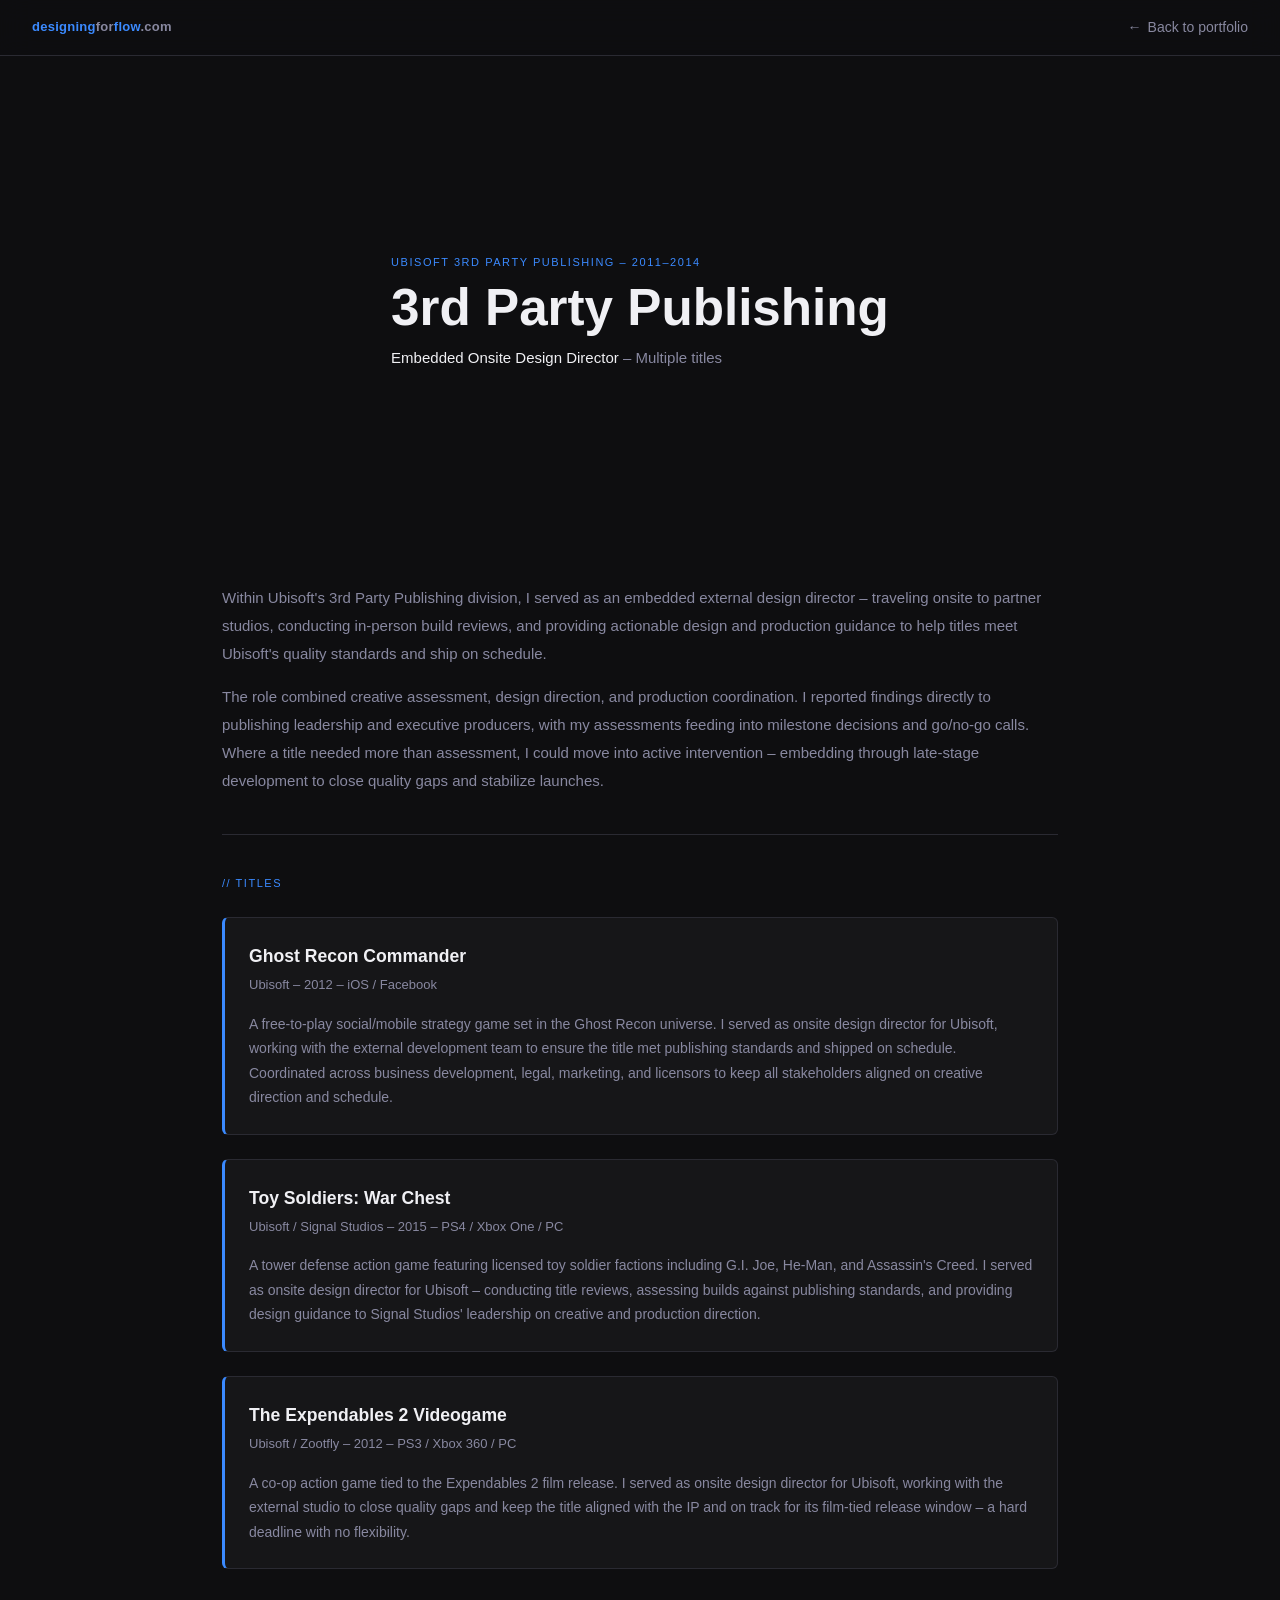
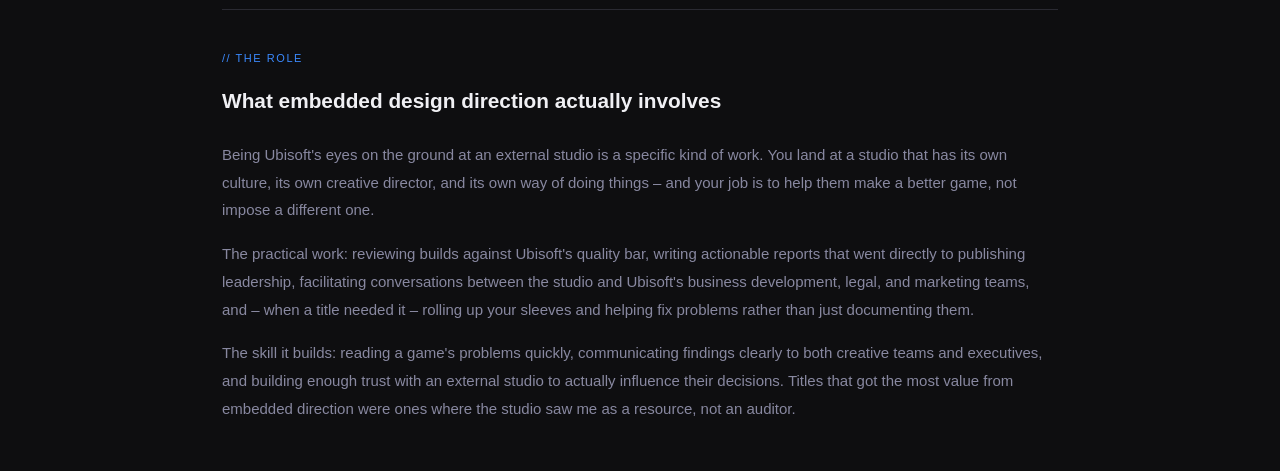
<file: games/3p-publishing.html>
<!DOCTYPE html>
<html lang="en">
<head>
<meta charset="UTF-8">
<meta name="viewport" content="width=device-width, initial-scale=1.0">
<title>3rd Party Publishing &ndash; Scott Crisostomo</title>
<link rel="preconnect" href="https://fonts.googleapis.com">
<link rel="preconnect" href="https://fonts.gstatic.com" crossorigin>
<link href="https://fonts.googleapis.com/css2?family=DM+Sans:ital,opsz,wght@0,9..40,400;0,9..40,500;0,9..40,700;0,9..40,800&display=swap" rel="stylesheet">
<link rel="stylesheet" href="game.css">
</head>
<body>
<nav>
  <a class="nav-logo" href="../index.html">designing<span>for</span>flow<span>.com</span></a>
  <a class="nav-back" href="../index.html">Back to portfolio</a>
</nav>

<div class="game-hero" style="background:#0e0e10;display:flex;align-items:center;justify-content:center">
  <div class="game-hero-overlay" style="position:relative;inset:auto;background:none;padding:4rem 3rem 2rem">
    <div class="game-hero-meta">
      <p class="game-eyebrow">Ubisoft 3rd Party Publishing &ndash; 2011&ndash;2014</p>
      <h1 class="game-title">3rd Party Publishing</h1>
      <p class="game-role-line"><strong>Embedded Onsite Design Director</strong> &ndash; Multiple titles</p>
    </div>
  </div>
</div>

<div class="wrap">
  <div class="body-text" style="margin-bottom:2.5rem">
    <p>Within Ubisoft's 3rd Party Publishing division, I served as an embedded external design director &ndash; traveling onsite to partner studios, conducting in-person build reviews, and providing actionable design and production guidance to help titles meet Ubisoft's quality standards and ship on schedule.</p>
    <p>The role combined creative assessment, design direction, and production coordination. I reported findings directly to publishing leadership and executive producers, with my assessments feeding into milestone decisions and go/no-go calls. Where a title needed more than assessment, I could move into active intervention &ndash; embedding through late-stage development to close quality gaps and stabilize launches.</p>
  </div>

  <hr class="divider">

  <p class="section-label">// titles</p>

  <div style="display:flex;flex-direction:column;gap:1.5rem;margin-top:1.5rem">

    <div style="background:var(--bg2);border:1px solid var(--border);border-radius:6px;padding:1.5rem;border-left:3px solid var(--accent)">
      <p style="font-family:var(--display);font-size:1.1rem;font-weight:700;margin-bottom:0.3rem">Ghost Recon Commander</p>
      <p style="font-size:13px;color:var(--muted);margin-bottom:1rem">Ubisoft &ndash; 2012 &ndash; iOS / Facebook</p>
      <p style="font-size:14px;color:var(--muted);line-height:1.75">A free-to-play social/mobile strategy game set in the Ghost Recon universe. I served as onsite design director for Ubisoft, working with the external development team to ensure the title met publishing standards and shipped on schedule. Coordinated across business development, legal, marketing, and licensors to keep all stakeholders aligned on creative direction and schedule.</p>
    </div>

    <div style="background:var(--bg2);border:1px solid var(--border);border-radius:6px;padding:1.5rem;border-left:3px solid var(--accent)">
      <p style="font-family:var(--display);font-size:1.1rem;font-weight:700;margin-bottom:0.3rem">Toy Soldiers: War Chest</p>
      <p style="font-size:13px;color:var(--muted);margin-bottom:1rem">Ubisoft / Signal Studios &ndash; 2015 &ndash; PS4 / Xbox One / PC</p>
      <p style="font-size:14px;color:var(--muted);line-height:1.75">A tower defense action game featuring licensed toy soldier factions including G.I. Joe, He-Man, and Assassin's Creed. I served as onsite design director for Ubisoft &ndash; conducting title reviews, assessing builds against publishing standards, and providing design guidance to Signal Studios' leadership on creative and production direction.</p>
    </div>

    <div style="background:var(--bg2);border:1px solid var(--border);border-radius:6px;padding:1.5rem;border-left:3px solid var(--accent)">
      <p style="font-family:var(--display);font-size:1.1rem;font-weight:700;margin-bottom:0.3rem">The Expendables 2 Videogame</p>
      <p style="font-size:13px;color:var(--muted);margin-bottom:1rem">Ubisoft / Zootfly &ndash; 2012 &ndash; PS3 / Xbox 360 / PC</p>
      <p style="font-size:14px;color:var(--muted);line-height:1.75">A co-op action game tied to the Expendables 2 film release. I served as onsite design director for Ubisoft, working with the external studio to close quality gaps and keep the title aligned with the IP and on track for its film-tied release window &ndash; a hard deadline with no flexibility.</p>
    </div>

  </div>

  <hr class="divider">

  <p class="section-label">// the role</p>
  <h2 class="section-heading">What embedded design direction actually involves</h2>
  <div class="body-text">
    <p>Being Ubisoft's eyes on the ground at an external studio is a specific kind of work. You land at a studio that has its own culture, its own creative director, and its own way of doing things &ndash; and your job is to help them make a better game, not impose a different one.</p>
    <p>The practical work: reviewing builds against Ubisoft's quality bar, writing actionable reports that went directly to publishing leadership, facilitating conversations between the studio and Ubisoft's business development, legal, and marketing teams, and &ndash; when a title needed it &ndash; rolling up your sleeves and helping fix problems rather than just documenting them.</p>
    <p>The skill it builds: reading a game's problems quickly, communicating findings clearly to both creative teams and executives, and building enough trust with an external studio to actually influence their decisions. Titles that got the most value from embedded direction were ones where the studio saw me as a resource, not an auditor.</p>
  </div>
</div>
</body>
</html>
</file>
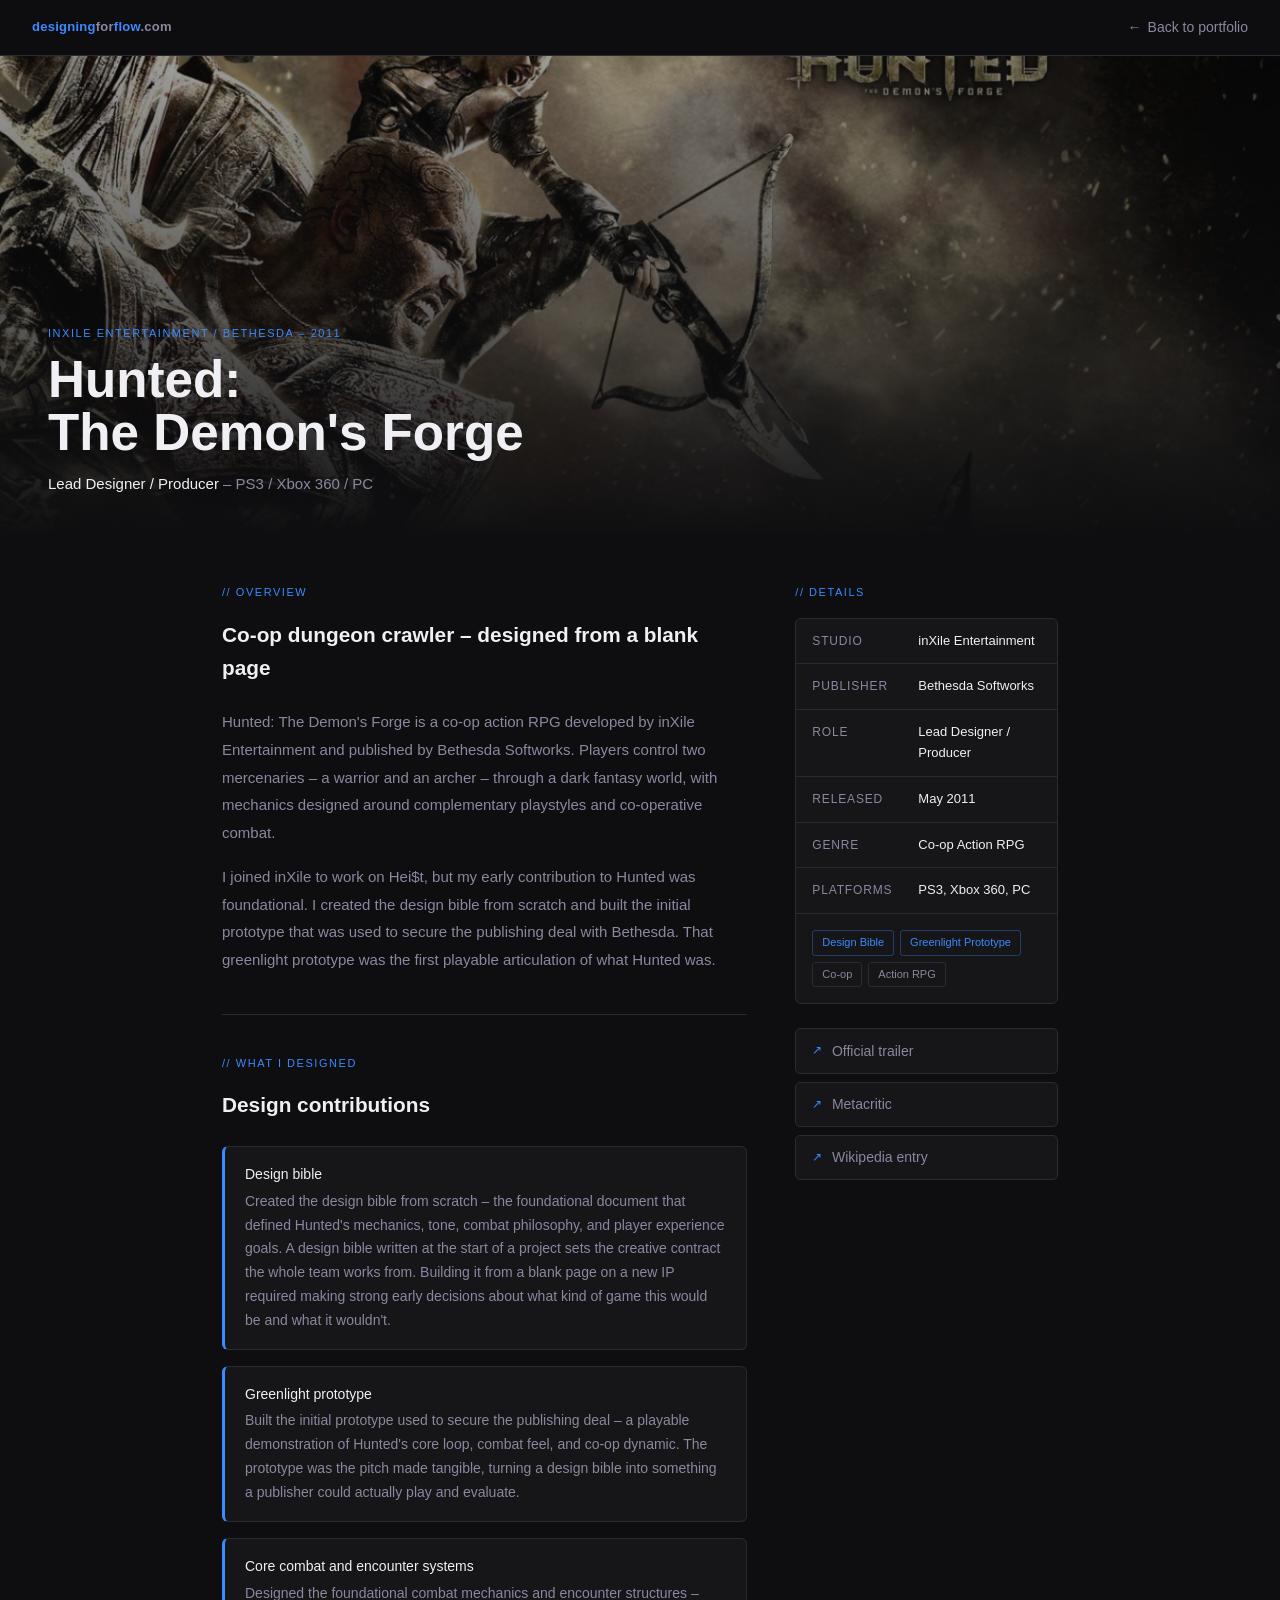
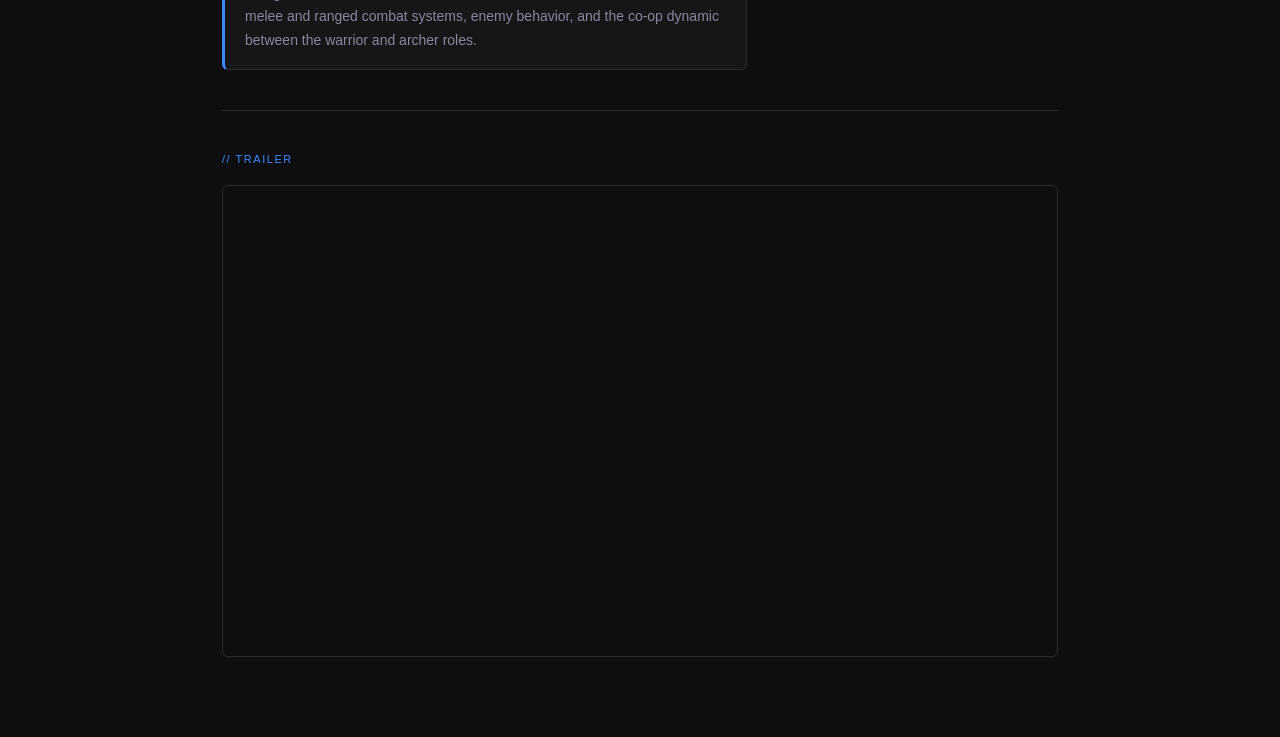
<file: games/hunted.html>
<!DOCTYPE html>
<html lang="en">
<head>
<meta charset="UTF-8">
<meta name="viewport" content="width=device-width, initial-scale=1.0">
<title>Hunted: The Demon's Forge &ndash; Scott Crisostomo</title>
<link rel="preconnect" href="https://fonts.googleapis.com">
<link rel="preconnect" href="https://fonts.gstatic.com" crossorigin>
<link href="https://fonts.googleapis.com/css2?family=DM+Sans:ital,opsz,wght@0,9..40,400;0,9..40,500;0,9..40,700;0,9..40,800&display=swap" rel="stylesheet">
<link rel="stylesheet" href="game.css">
</head>
<body>
<nav>
  <a class="nav-logo" href="../index.html">designing<span>for</span>flow<span>.com</span></a>
  <a class="nav-back" href="../index.html">Back to portfolio</a>
</nav>

<div class="game-hero">
  <img src="../games/hunted.png" alt="Hunted: The Demon's Forge">
  <div class="game-hero-overlay">
    <div class="game-hero-meta">
      <p class="game-eyebrow">inXile Entertainment / Bethesda &ndash; 2011</p>
      <h1 class="game-title">Hunted:<br>The Demon's Forge</h1>
      <p class="game-role-line"><strong>Lead Designer / Producer</strong> &ndash; PS3 / Xbox 360 / PC</p>
    </div>
  </div>
</div>

<div class="wrap">
  <div class="two-col">
    <div>
      <p class="section-label">// overview</p>
      <h2 class="section-heading">Co-op dungeon crawler &ndash; designed from a blank page</h2>
      <div class="body-text">
        <p>Hunted: The Demon's Forge is a co-op action RPG developed by inXile Entertainment and published by Bethesda Softworks. Players control two mercenaries &ndash; a warrior and an archer &ndash; through a dark fantasy world, with mechanics designed around complementary playstyles and co-operative combat.</p>
        <p>I joined inXile to work on Hei$t, but my early contribution to Hunted was foundational. I created the design bible from scratch and built the initial prototype that was used to secure the publishing deal with Bethesda. That greenlight prototype was the first playable articulation of what Hunted was.</p>
      </div>

      <hr class="divider">
      <p class="section-label">// what I designed</p>
      <h2 class="section-heading">Design contributions</h2>

      <ul class="contributions">
        <li><strong>Design bible</strong> Created the design bible from scratch &ndash; the foundational document that defined Hunted's mechanics, tone, combat philosophy, and player experience goals. A design bible written at the start of a project sets the creative contract the whole team works from. Building it from a blank page on a new IP required making strong early decisions about what kind of game this would be and what it wouldn't.</li>
        <li><strong>Greenlight prototype</strong> Built the initial prototype used to secure the publishing deal &ndash; a playable demonstration of Hunted's core loop, combat feel, and co-op dynamic. The prototype was the pitch made tangible, turning a design bible into something a publisher could actually play and evaluate.</li>
        <li><strong>Core combat and encounter systems</strong> Designed the foundational combat mechanics and encounter structures &ndash; melee and ranged combat systems, enemy behavior, and the co-op dynamic between the warrior and archer roles.</li>
      </ul>
    </div>

    <div>
      <p class="section-label">// details</p>
      <div class="meta-block">
        <div class="meta-row"><span class="meta-key">Studio</span><span class="meta-val">inXile Entertainment</span></div>
        <div class="meta-row"><span class="meta-key">Publisher</span><span class="meta-val">Bethesda Softworks</span></div>
        <div class="meta-row"><span class="meta-key">Role</span><span class="meta-val">Lead Designer / Producer</span></div>
        <div class="meta-row"><span class="meta-key">Released</span><span class="meta-val">May 2011</span></div>
        <div class="meta-row"><span class="meta-key">Genre</span><span class="meta-val">Co-op Action RPG</span></div>
        <div class="meta-row"><span class="meta-key">Platforms</span><span class="meta-val">PS3, Xbox 360, PC</span></div>
        <div class="pills">
          <span class="pill pill-blue">Design Bible</span>
          <span class="pill pill-blue">Greenlight Prototype</span>
          <span class="pill">Co-op</span>
          <span class="pill">Action RPG</span>
        </div>
      </div>

      <div class="links-grid">
        <a class="ext-link" href="https://www.youtube.com/watch?v=k3Uw1rhmi0M" target="_blank" rel="noopener">Official trailer</a>
        <a class="ext-link" href="https://www.metacritic.com/game/hunted-the-demons-forge/" target="_blank" rel="noopener">Metacritic</a>
        <a class="ext-link" href="https://en.wikipedia.org/wiki/Hunted:_The_Demon%27s_Forge" target="_blank" rel="noopener">Wikipedia entry</a>
      </div>
    </div>
  </div>

  <hr class="divider">
  <p class="section-label">// trailer</p>
  <div class="video-embed">
    <iframe src="https://www.youtube.com/embed/k3Uw1rhmi0M" title="Hunted: The Demon's Forge trailer" allowfullscreen></iframe>
  </div>
</div>
</body>
</html>
</file>
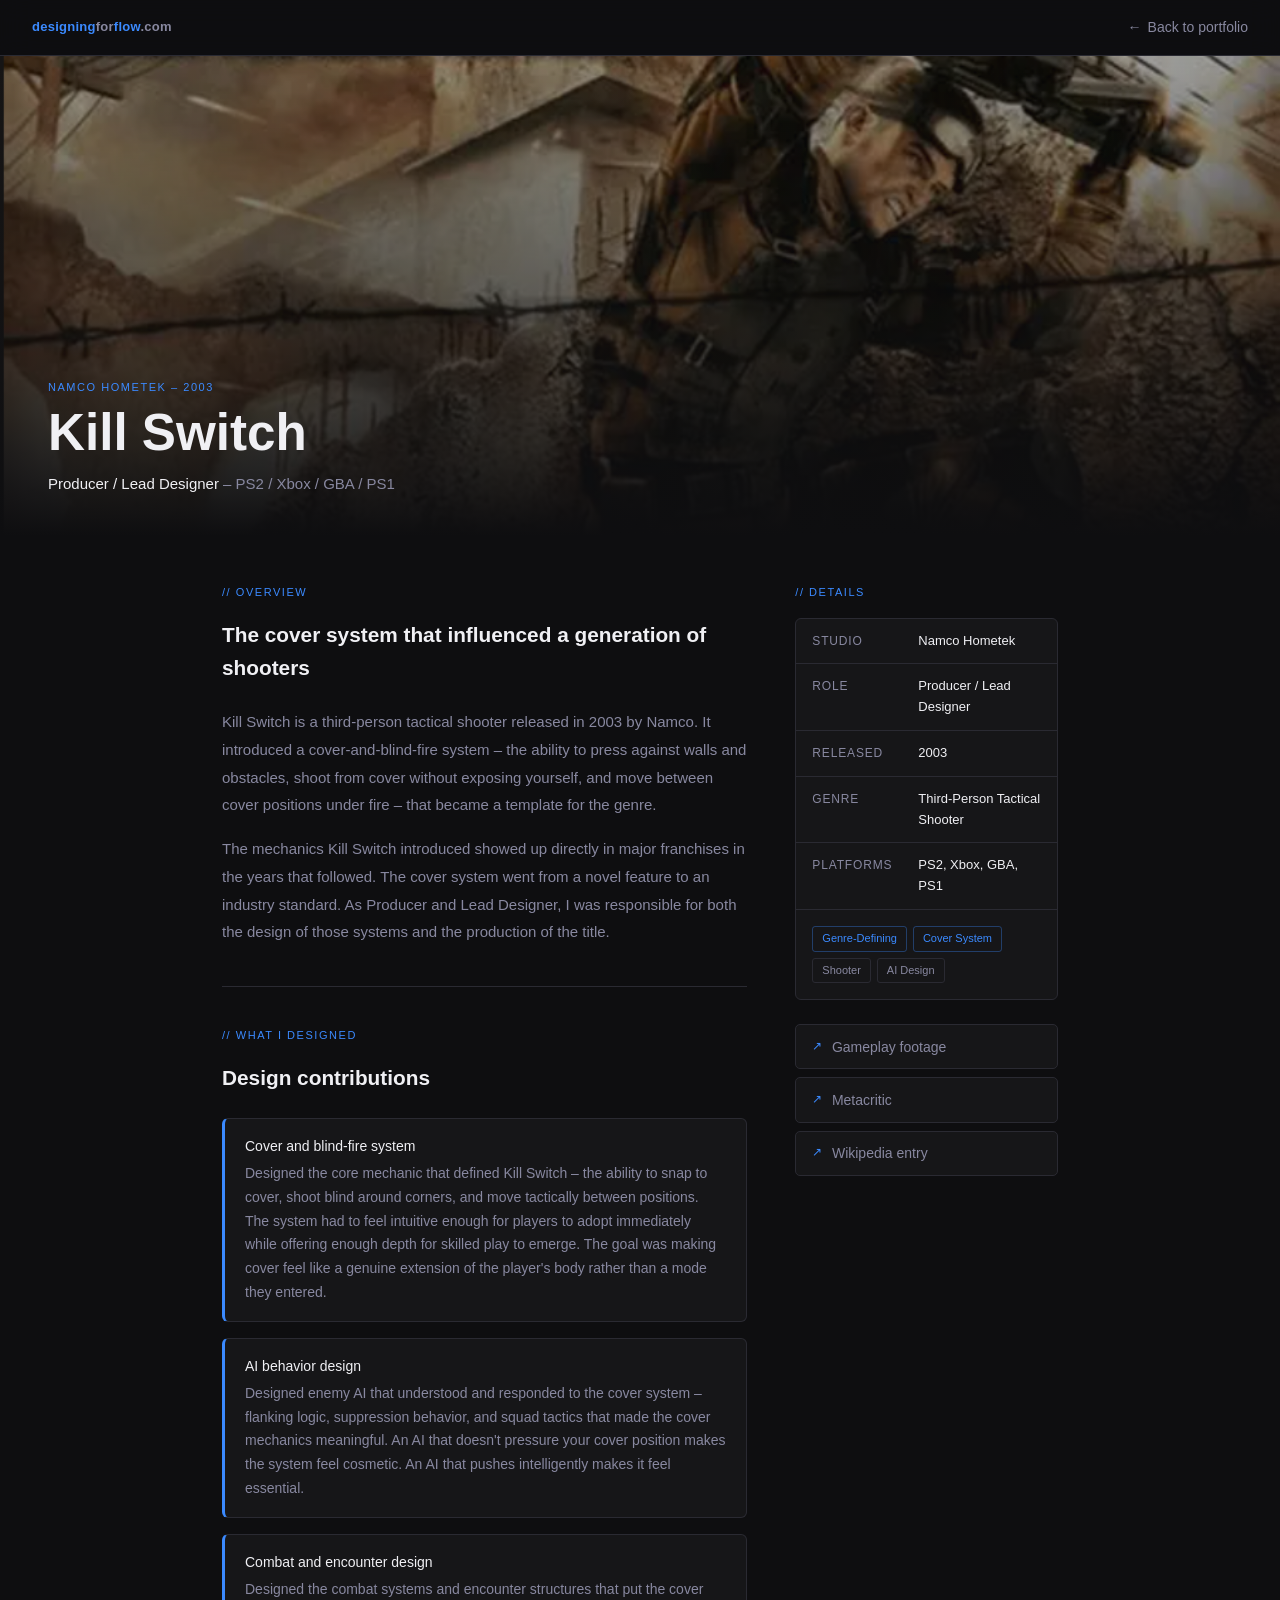
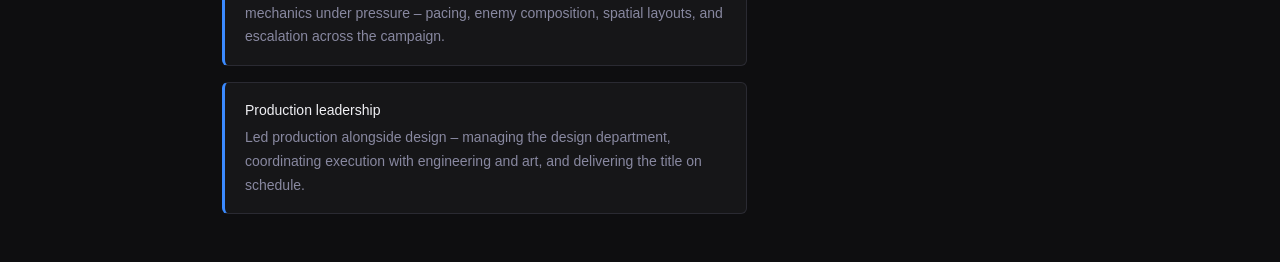
<file: games/kill-switch.html>
<!DOCTYPE html>
<html lang="en">
<head>
<meta charset="UTF-8">
<meta name="viewport" content="width=device-width, initial-scale=1.0">
<title>Kill Switch &ndash; Scott Crisostomo</title>
<link rel="preconnect" href="https://fonts.googleapis.com">
<link rel="preconnect" href="https://fonts.gstatic.com" crossorigin>
<link href="https://fonts.googleapis.com/css2?family=DM+Sans:ital,opsz,wght@0,9..40,400;0,9..40,500;0,9..40,700;0,9..40,800&display=swap" rel="stylesheet">
<link rel="stylesheet" href="game.css">
</head>
<body>
<nav>
  <a class="nav-logo" href="../index.html">designing<span>for</span>flow<span>.com</span></a>
  <a class="nav-back" href="../index.html">Back to portfolio</a>
</nav>

<div class="game-hero">
  <img src="../games/killswitch.png" alt="Kill Switch">
  <div class="game-hero-overlay">
    <div class="game-hero-meta">
      <p class="game-eyebrow">Namco Hometek &ndash; 2003</p>
      <h1 class="game-title">Kill Switch</h1>
      <p class="game-role-line"><strong>Producer / Lead Designer</strong> &ndash; PS2 / Xbox / GBA / PS1</p>
    </div>
  </div>
</div>

<div class="wrap">
  <div class="two-col">
    <div>
      <p class="section-label">// overview</p>
      <h2 class="section-heading">The cover system that influenced a generation of shooters</h2>
      <div class="body-text">
        <p>Kill Switch is a third-person tactical shooter released in 2003 by Namco. It introduced a cover-and-blind-fire system &ndash; the ability to press against walls and obstacles, shoot from cover without exposing yourself, and move between cover positions under fire &ndash; that became a template for the genre.</p>
        <p>The mechanics Kill Switch introduced showed up directly in major franchises in the years that followed. The cover system went from a novel feature to an industry standard. As Producer and Lead Designer, I was responsible for both the design of those systems and the production of the title.</p>
      </div>

      <hr class="divider">
      <p class="section-label">// what I designed</p>
      <h2 class="section-heading">Design contributions</h2>

      <ul class="contributions">
        <li><strong>Cover and blind-fire system</strong> Designed the core mechanic that defined Kill Switch &ndash; the ability to snap to cover, shoot blind around corners, and move tactically between positions. The system had to feel intuitive enough for players to adopt immediately while offering enough depth for skilled play to emerge. The goal was making cover feel like a genuine extension of the player's body rather than a mode they entered.</li>
        <li><strong>AI behavior design</strong> Designed enemy AI that understood and responded to the cover system &ndash; flanking logic, suppression behavior, and squad tactics that made the cover mechanics meaningful. An AI that doesn't pressure your cover position makes the system feel cosmetic. An AI that pushes intelligently makes it feel essential.</li>
        <li><strong>Combat and encounter design</strong> Designed the combat systems and encounter structures that put the cover mechanics under pressure &ndash; pacing, enemy composition, spatial layouts, and escalation across the campaign.</li>
        <li><strong>Production leadership</strong> Led production alongside design &ndash; managing the design department, coordinating execution with engineering and art, and delivering the title on schedule.</li>
      </ul>
    </div>

    <div>
      <p class="section-label">// details</p>
      <div class="meta-block">
        <div class="meta-row"><span class="meta-key">Studio</span><span class="meta-val">Namco Hometek</span></div>
        <div class="meta-row"><span class="meta-key">Role</span><span class="meta-val">Producer / Lead Designer</span></div>
        <div class="meta-row"><span class="meta-key">Released</span><span class="meta-val">2003</span></div>
        <div class="meta-row"><span class="meta-key">Genre</span><span class="meta-val">Third-Person Tactical Shooter</span></div>
        <div class="meta-row"><span class="meta-key">Platforms</span><span class="meta-val">PS2, Xbox, GBA, PS1</span></div>
        <div class="pills">
          <span class="pill pill-blue">Genre-Defining</span>
          <span class="pill pill-blue">Cover System</span>
          <span class="pill">Shooter</span>
          <span class="pill">AI Design</span>
        </div>
      </div>

      <div class="links-grid">
        <a class="ext-link" href="https://www.youtube.com/watch?v=2dKKMqFoFsI" target="_blank" rel="noopener">Gameplay footage</a>
        <a class="ext-link" href="https://www.metacritic.com/game/kill-switch/" target="_blank" rel="noopener">Metacritic</a>
        <a class="ext-link" href="https://en.wikipedia.org/wiki/Kill.switch" target="_blank" rel="noopener">Wikipedia entry</a>
      </div>
    </div>
  </div>
</div>
</body>
</html>
</file>
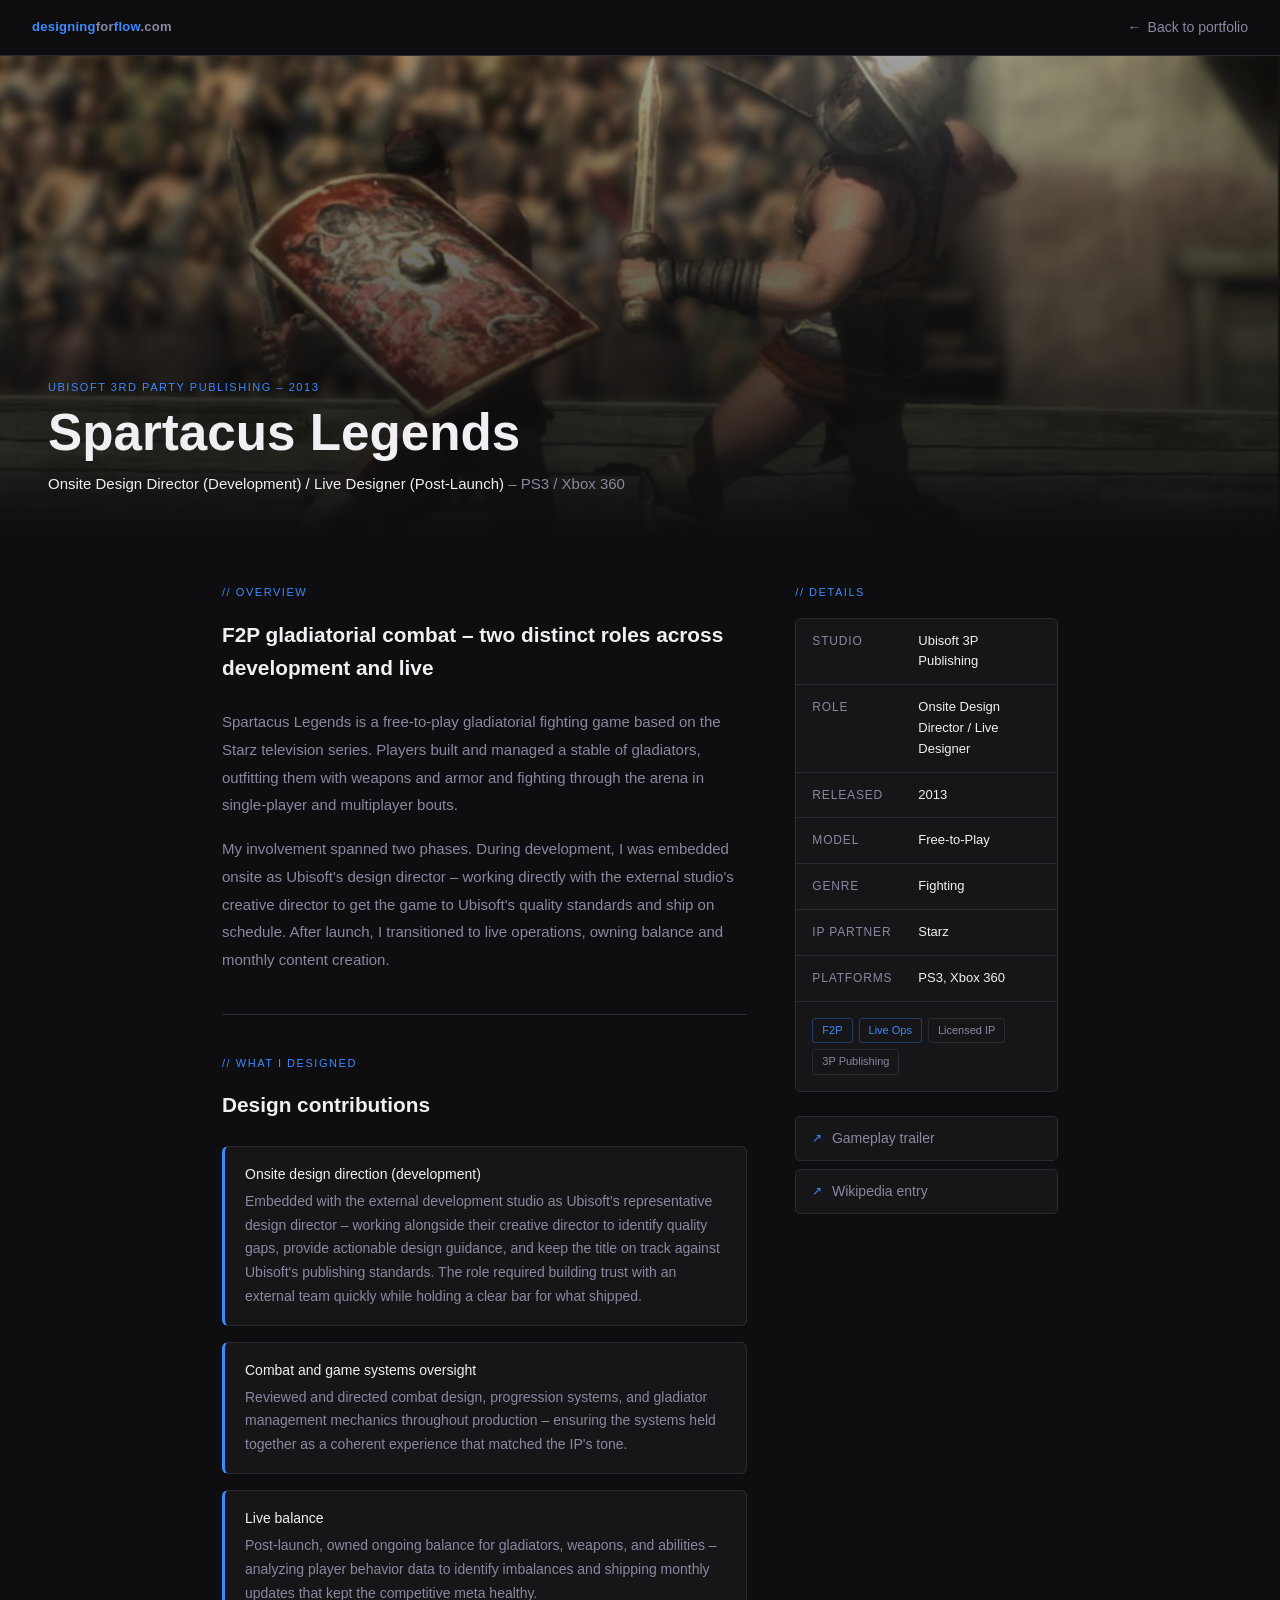
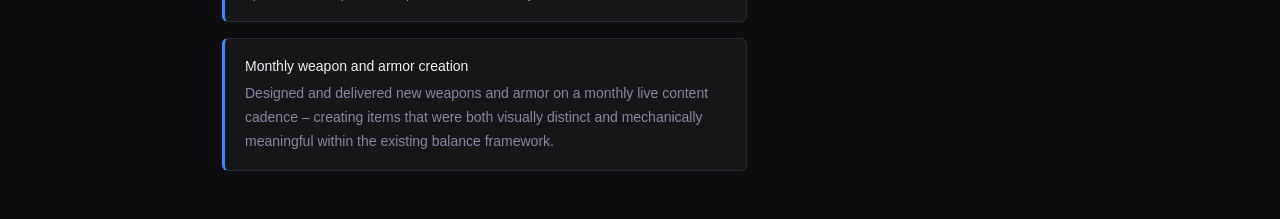
<file: games/spartacus-legends.html>
<!DOCTYPE html>
<html lang="en">
<head>
<meta charset="UTF-8">
<meta name="viewport" content="width=device-width, initial-scale=1.0">
<title>Spartacus Legends &ndash; Scott Crisostomo</title>
<link rel="preconnect" href="https://fonts.googleapis.com">
<link rel="preconnect" href="https://fonts.gstatic.com" crossorigin>
<link href="https://fonts.googleapis.com/css2?family=DM+Sans:ital,opsz,wght@0,9..40,400;0,9..40,500;0,9..40,700;0,9..40,800&display=swap" rel="stylesheet">
<link rel="stylesheet" href="game.css">
</head>
<body>
<nav>
  <a class="nav-logo" href="../index.html">designing<span>for</span>flow<span>.com</span></a>
  <a class="nav-back" href="../index.html">Back to portfolio</a>
</nav>

<div class="game-hero">
  <img src="../games/spartacus.png" alt="Spartacus Legends">
  <div class="game-hero-overlay">
    <div class="game-hero-meta">
      <p class="game-eyebrow">Ubisoft 3rd Party Publishing &ndash; 2013</p>
      <h1 class="game-title">Spartacus Legends</h1>
      <p class="game-role-line"><strong>Onsite Design Director (Development) / Live Designer (Post-Launch)</strong> &ndash; PS3 / Xbox 360</p>
    </div>
  </div>
</div>

<div class="wrap">
  <div class="two-col">
    <div>
      <p class="section-label">// overview</p>
      <h2 class="section-heading">F2P gladiatorial combat &ndash; two distinct roles across development and live</h2>
      <div class="body-text">
        <p>Spartacus Legends is a free-to-play gladiatorial fighting game based on the Starz television series. Players built and managed a stable of gladiators, outfitting them with weapons and armor and fighting through the arena in single-player and multiplayer bouts.</p>
        <p>My involvement spanned two phases. During development, I was embedded onsite as Ubisoft's design director &ndash; working directly with the external studio's creative director to get the game to Ubisoft's quality standards and ship on schedule. After launch, I transitioned to live operations, owning balance and monthly content creation.</p>
      </div>

      <hr class="divider">
      <p class="section-label">// what I designed</p>
      <h2 class="section-heading">Design contributions</h2>

      <ul class="contributions">
        <li><strong>Onsite design direction (development)</strong> Embedded with the external development studio as Ubisoft's representative design director &ndash; working alongside their creative director to identify quality gaps, provide actionable design guidance, and keep the title on track against Ubisoft's publishing standards. The role required building trust with an external team quickly while holding a clear bar for what shipped.</li>
        <li><strong>Combat and game systems oversight</strong> Reviewed and directed combat design, progression systems, and gladiator management mechanics throughout production &ndash; ensuring the systems held together as a coherent experience that matched the IP's tone.</li>
        <li><strong>Live balance</strong> Post-launch, owned ongoing balance for gladiators, weapons, and abilities &ndash; analyzing player behavior data to identify imbalances and shipping monthly updates that kept the competitive meta healthy.</li>
        <li><strong>Monthly weapon and armor creation</strong> Designed and delivered new weapons and armor on a monthly live content cadence &ndash; creating items that were both visually distinct and mechanically meaningful within the existing balance framework.</li>
      </ul>
    </div>

    <div>
      <p class="section-label">// details</p>
      <div class="meta-block">
        <div class="meta-row"><span class="meta-key">Studio</span><span class="meta-val">Ubisoft 3P Publishing</span></div>
        <div class="meta-row"><span class="meta-key">Role</span><span class="meta-val">Onsite Design Director / Live Designer</span></div>
        <div class="meta-row"><span class="meta-key">Released</span><span class="meta-val">2013</span></div>
        <div class="meta-row"><span class="meta-key">Model</span><span class="meta-val">Free-to-Play</span></div>
        <div class="meta-row"><span class="meta-key">Genre</span><span class="meta-val">Fighting</span></div>
        <div class="meta-row"><span class="meta-key">IP Partner</span><span class="meta-val">Starz</span></div>
        <div class="meta-row"><span class="meta-key">Platforms</span><span class="meta-val">PS3, Xbox 360</span></div>
        <div class="pills">
          <span class="pill pill-blue">F2P</span>
          <span class="pill pill-blue">Live Ops</span>
          <span class="pill">Licensed IP</span>
          <span class="pill">3P Publishing</span>
        </div>
      </div>

      <div class="links-grid">
        <a class="ext-link" href="https://www.youtube.com/watch?v=oTBwK5CZfmo" target="_blank" rel="noopener">Gameplay trailer</a>
        <a class="ext-link" href="https://en.wikipedia.org/wiki/Spartacus_Legends" target="_blank" rel="noopener">Wikipedia entry</a>
      </div>
    </div>
  </div>
</div>
</body>
</html>
</file>
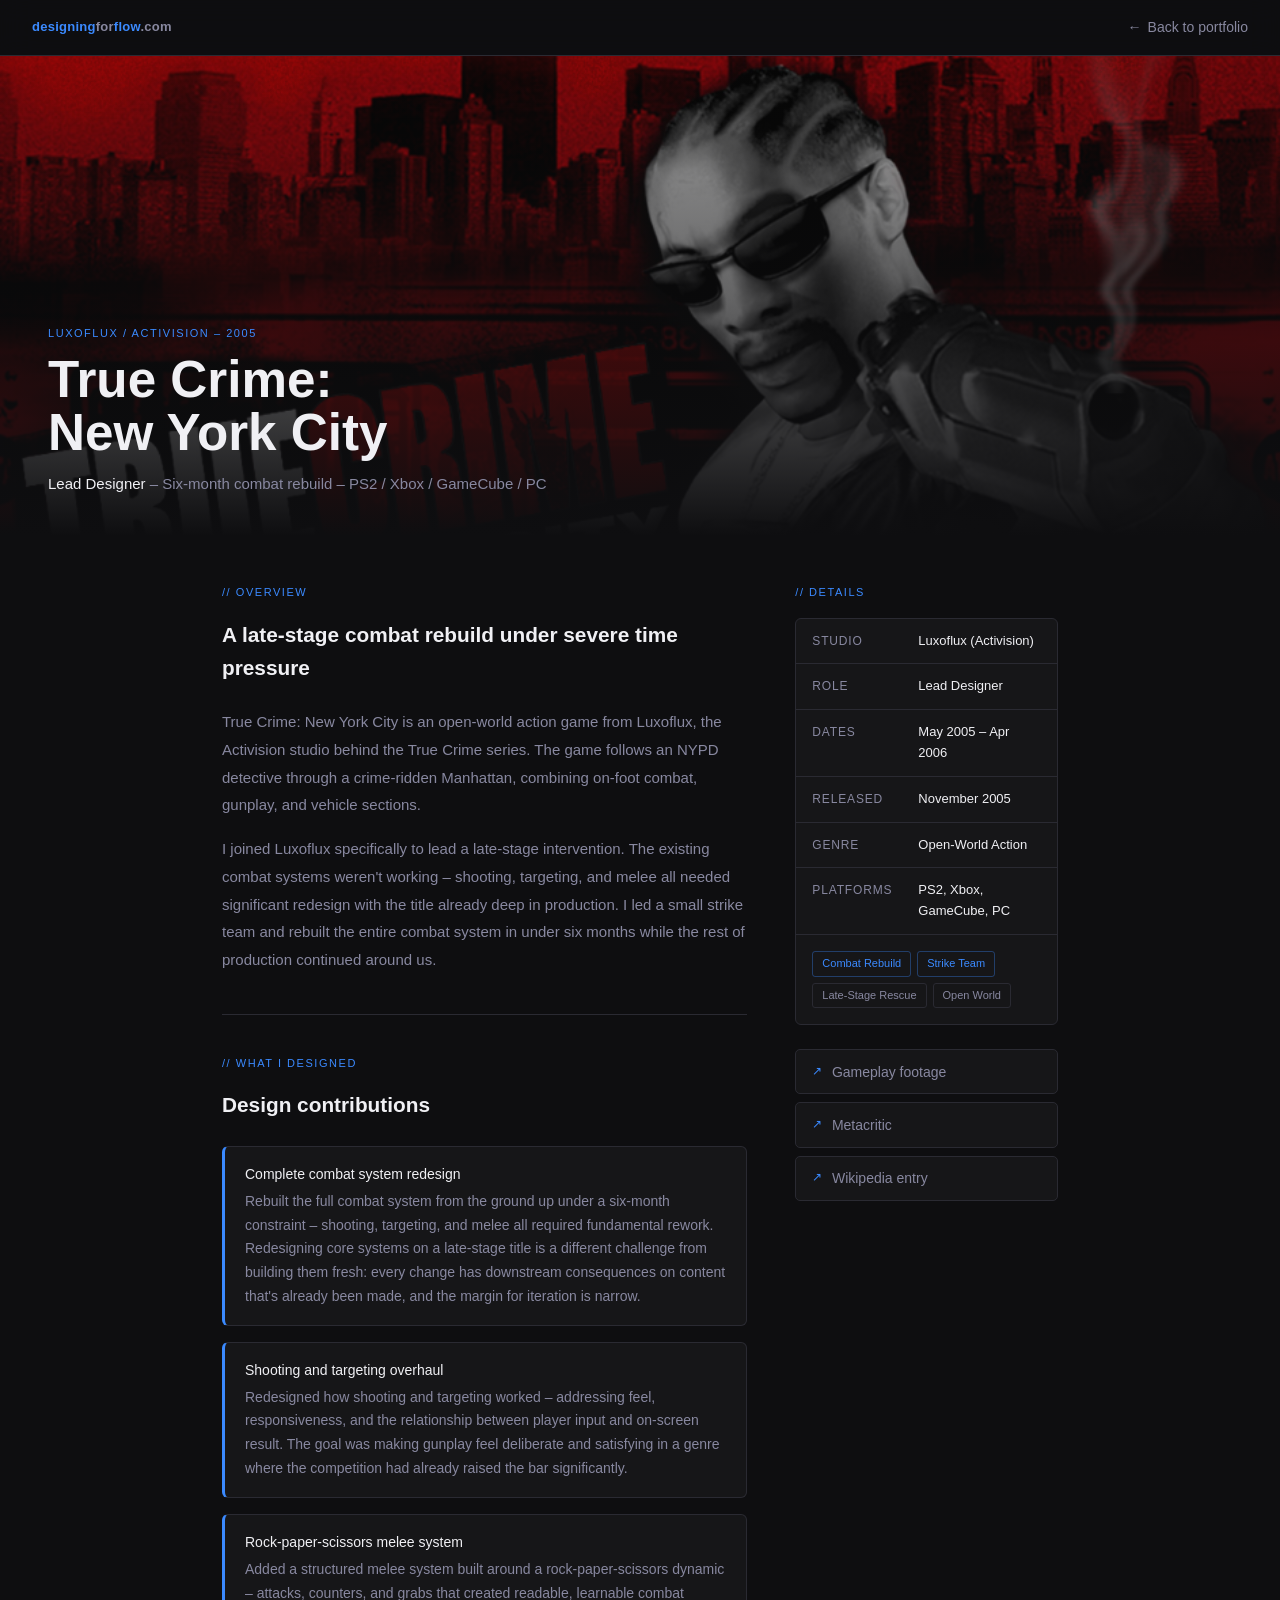
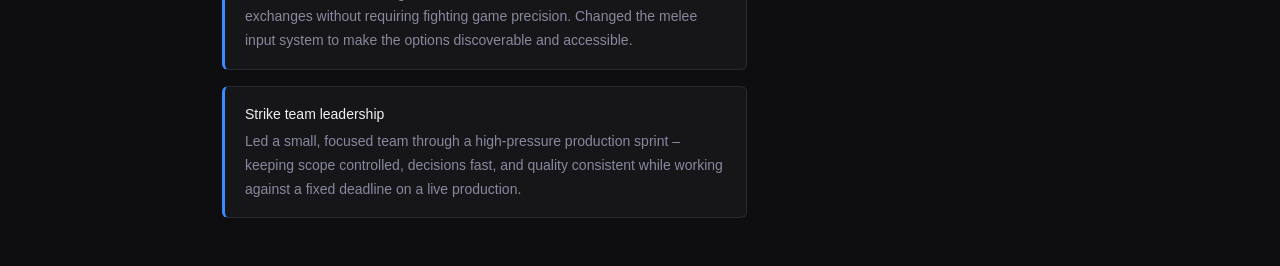
<file: games/true-crime-nyc.html>
<!DOCTYPE html>
<html lang="en">
<head>
<meta charset="UTF-8">
<meta name="viewport" content="width=device-width, initial-scale=1.0">
<title>True Crime: New York City &ndash; Scott Crisostomo</title>
<link rel="preconnect" href="https://fonts.googleapis.com">
<link rel="preconnect" href="https://fonts.gstatic.com" crossorigin>
<link href="https://fonts.googleapis.com/css2?family=DM+Sans:ital,opsz,wght@0,9..40,400;0,9..40,500;0,9..40,700;0,9..40,800&display=swap" rel="stylesheet">
<link rel="stylesheet" href="game.css">
</head>
<body>
<nav>
  <a class="nav-logo" href="../index.html">designing<span>for</span>flow<span>.com</span></a>
  <a class="nav-back" href="../index.html">Back to portfolio</a>
</nav>

<div class="game-hero">
  <img src="../games/true-crime.png" alt="True Crime: New York City">
  <div class="game-hero-overlay">
    <div class="game-hero-meta">
      <p class="game-eyebrow">Luxoflux / Activision &ndash; 2005</p>
      <h1 class="game-title">True Crime:<br>New York City</h1>
      <p class="game-role-line"><strong>Lead Designer</strong> &ndash; Six-month combat rebuild &ndash; PS2 / Xbox / GameCube / PC</p>
    </div>
  </div>
</div>

<div class="wrap">
  <div class="two-col">
    <div>
      <p class="section-label">// overview</p>
      <h2 class="section-heading">A late-stage combat rebuild under severe time pressure</h2>
      <div class="body-text">
        <p>True Crime: New York City is an open-world action game from Luxoflux, the Activision studio behind the True Crime series. The game follows an NYPD detective through a crime-ridden Manhattan, combining on-foot combat, gunplay, and vehicle sections.</p>
        <p>I joined Luxoflux specifically to lead a late-stage intervention. The existing combat systems weren't working &ndash; shooting, targeting, and melee all needed significant redesign with the title already deep in production. I led a small strike team and rebuilt the entire combat system in under six months while the rest of production continued around us.</p>
      </div>

      <hr class="divider">
      <p class="section-label">// what I designed</p>
      <h2 class="section-heading">Design contributions</h2>

      <ul class="contributions">
        <li><strong>Complete combat system redesign</strong> Rebuilt the full combat system from the ground up under a six-month constraint &ndash; shooting, targeting, and melee all required fundamental rework. Redesigning core systems on a late-stage title is a different challenge from building them fresh: every change has downstream consequences on content that's already been made, and the margin for iteration is narrow.</li>
        <li><strong>Shooting and targeting overhaul</strong> Redesigned how shooting and targeting worked &ndash; addressing feel, responsiveness, and the relationship between player input and on-screen result. The goal was making gunplay feel deliberate and satisfying in a genre where the competition had already raised the bar significantly.</li>
        <li><strong>Rock-paper-scissors melee system</strong> Added a structured melee system built around a rock-paper-scissors dynamic &ndash; attacks, counters, and grabs that created readable, learnable combat exchanges without requiring fighting game precision. Changed the melee input system to make the options discoverable and accessible.</li>
        <li><strong>Strike team leadership</strong> Led a small, focused team through a high-pressure production sprint &ndash; keeping scope controlled, decisions fast, and quality consistent while working against a fixed deadline on a live production.</li>
      </ul>
    </div>

    <div>
      <p class="section-label">// details</p>
      <div class="meta-block">
        <div class="meta-row"><span class="meta-key">Studio</span><span class="meta-val">Luxoflux (Activision)</span></div>
        <div class="meta-row"><span class="meta-key">Role</span><span class="meta-val">Lead Designer</span></div>
        <div class="meta-row"><span class="meta-key">Dates</span><span class="meta-val">May 2005 – Apr 2006</span></div>
        <div class="meta-row"><span class="meta-key">Released</span><span class="meta-val">November 2005</span></div>
        <div class="meta-row"><span class="meta-key">Genre</span><span class="meta-val">Open-World Action</span></div>
        <div class="meta-row"><span class="meta-key">Platforms</span><span class="meta-val">PS2, Xbox, GameCube, PC</span></div>
        <div class="pills">
          <span class="pill pill-blue">Combat Rebuild</span>
          <span class="pill pill-blue">Strike Team</span>
          <span class="pill">Late-Stage Rescue</span>
          <span class="pill">Open World</span>
        </div>
      </div>

      <div class="links-grid">
        <a class="ext-link" href="https://www.youtube.com/watch?v=rW0fEaRk7z8" target="_blank" rel="noopener">Gameplay footage</a>
        <a class="ext-link" href="https://www.metacritic.com/game/true-crime-new-york-city/" target="_blank" rel="noopener">Metacritic</a>
        <a class="ext-link" href="https://en.wikipedia.org/wiki/True_Crime:_New_York_City" target="_blank" rel="noopener">Wikipedia entry</a>
      </div>
    </div>
  </div>
</div>
</body>
</html>
</file>
<file: games/game.css>
*{box-sizing:border-box;margin:0;padding:0}
:root{
  --bg:#0E0E10;--bg2:#161618;--bg3:#1E1E22;
  --accent:#3B8AFF;--accent2:#5CA0FF;
  --text:#F0F0F4;--muted:#8888A0;--border:#2A2A32;
  --sans:'Inter',sans-serif;--display:'Syne',sans-serif;
}
html{scroll-behavior:smooth}
body{background:var(--bg);color:var(--text);font-family:var(--sans);font-size:16px;line-height:1.6;overflow-x:hidden}
a{color:var(--accent);text-decoration:none}
a:hover{color:var(--accent2)}
img{display:block;max-width:100%}

nav{
  position:sticky;top:0;z-index:100;
  background:rgba(14,14,16,0.94);
  backdrop-filter:blur(16px);-webkit-backdrop-filter:blur(16px);
  border-bottom:1px solid var(--border);
  padding:0 2rem;display:flex;align-items:center;justify-content:space-between;height:56px;
}
.nav-logo{font-family:var(--display);font-size:13px;font-weight:700;color:var(--accent);letter-spacing:0.02em}
.nav-logo span{color:var(--muted)}
.nav-back{font-size:14px;color:var(--muted);display:flex;align-items:center;gap:6px;transition:color 0.2s}
.nav-back:hover{color:var(--text)}
.nav-back::before{content:'←'}

.game-hero{position:relative;height:480px;overflow:hidden;background:#111}
.game-hero img{width:100%;height:100%;object-fit:cover;opacity:0.6}
.game-hero-video{width:100%;height:100%;border:none}
.game-hero-overlay{
  position:absolute;inset:0;
  background:linear-gradient(to top, rgba(14,14,16,1) 0%, rgba(14,14,16,0.4) 50%, transparent 100%);
  display:flex;align-items:flex-end;
  padding:2.5rem 3rem;
}
.game-hero-meta{max-width:800px}
.game-eyebrow{
  font-size:11px;color:var(--accent);
  text-transform:uppercase;letter-spacing:0.14em;
  margin-bottom:0.6rem;
}
.game-title{
  font-family:var(--display);
  font-size:clamp(2rem,5vw,3.2rem);
  font-weight:800;line-height:1.05;
  margin-bottom:0.75rem;
}
.game-role-line{font-size:15px;color:var(--muted)}
.game-role-line strong{color:var(--text);font-weight:500}
.cancelled-hero-badge{
  display:inline-block;
  background:rgba(14,14,16,0.85);
  border:1px solid var(--border);
  border-radius:3px;padding:3px 10px;
  font-size:11px;color:var(--muted);
  text-transform:uppercase;letter-spacing:0.1em;
  margin-bottom:0.75rem;
}

.wrap{max-width:900px;margin:0 auto;padding:3rem 2rem}

.two-col{display:grid;grid-template-columns:2fr 1fr;gap:3rem;align-items:start}
.body-text{font-size:15px;color:var(--muted);line-height:1.85}
.body-text p+p{margin-top:1rem}
.body-text strong{color:var(--text);font-weight:500}

.section-label{
  font-size:11px;color:var(--accent);
  text-transform:uppercase;letter-spacing:0.14em;
  margin-bottom:1rem;
}
h2.section-heading{
  font-family:var(--display);
  font-size:1.3rem;font-weight:700;
  margin-bottom:1.5rem;
}

.contributions{list-style:none;display:flex;flex-direction:column;gap:1rem}
.contributions li{
  padding:1rem 1.25rem;
  background:var(--bg2);border:1px solid var(--border);
  border-radius:6px;font-size:14px;color:var(--muted);line-height:1.7;
  border-left:3px solid var(--accent);
}
.contributions li strong{color:var(--text);font-weight:500;display:block;margin-bottom:0.2rem}

.meta-block{
  background:var(--bg2);border:1px solid var(--border);
  border-radius:6px;overflow:hidden;
}
.meta-row{
  display:flex;padding:0.75rem 1rem;
  border-bottom:1px solid var(--border);
  font-size:13px;gap:1rem;
}
.meta-row:last-child{border-bottom:none}
.meta-key{color:var(--muted);width:90px;flex-shrink:0;font-size:12px;text-transform:uppercase;letter-spacing:0.07em;padding-top:1px}
.meta-val{color:var(--text)}

.pills{display:flex;gap:6px;flex-wrap:wrap;padding:1rem}
.pill{font-size:11px;padding:3px 9px;border-radius:3px;border:1px solid var(--border);color:var(--muted)}
.pill-blue{border-color:rgba(59,138,255,0.35);color:var(--accent)}

.links-grid{display:flex;flex-direction:column;gap:0.5rem;margin-top:1.5rem}
.ext-link{
  display:flex;align-items:center;gap:0.6rem;
  padding:0.65rem 1rem;
  background:var(--bg2);border:1px solid var(--border);
  border-radius:5px;font-size:14px;color:var(--muted);
  transition:border-color 0.2s,color 0.2s;
}
.ext-link:hover{border-color:var(--accent);color:var(--text)}
.ext-link::before{content:'↗';color:var(--accent);font-size:12px}

.video-embed{
  position:relative;padding-bottom:56.25%;
  height:0;overflow:hidden;
  border-radius:6px;margin-bottom:2rem;
  border:1px solid var(--border);
}
.video-embed iframe{position:absolute;top:0;left:0;width:100%;height:100%;border:none}

hr.divider{border:none;border-top:1px solid var(--border);margin:2.5rem 0}

.threecs-callout{
  background:var(--bg2);border:1px solid var(--border);
  border-left:3px solid var(--accent);
  border-radius:6px;padding:1.25rem 1.5rem;
  margin-bottom:2rem;font-size:14px;color:var(--muted);line-height:1.7;
}
.threecs-callout strong{color:var(--text);font-weight:500}

@media(max-width:700px){
  .two-col{grid-template-columns:1fr}
  .game-hero{height:320px}
  .game-hero-overlay{padding:1.5rem}
}
</file>
